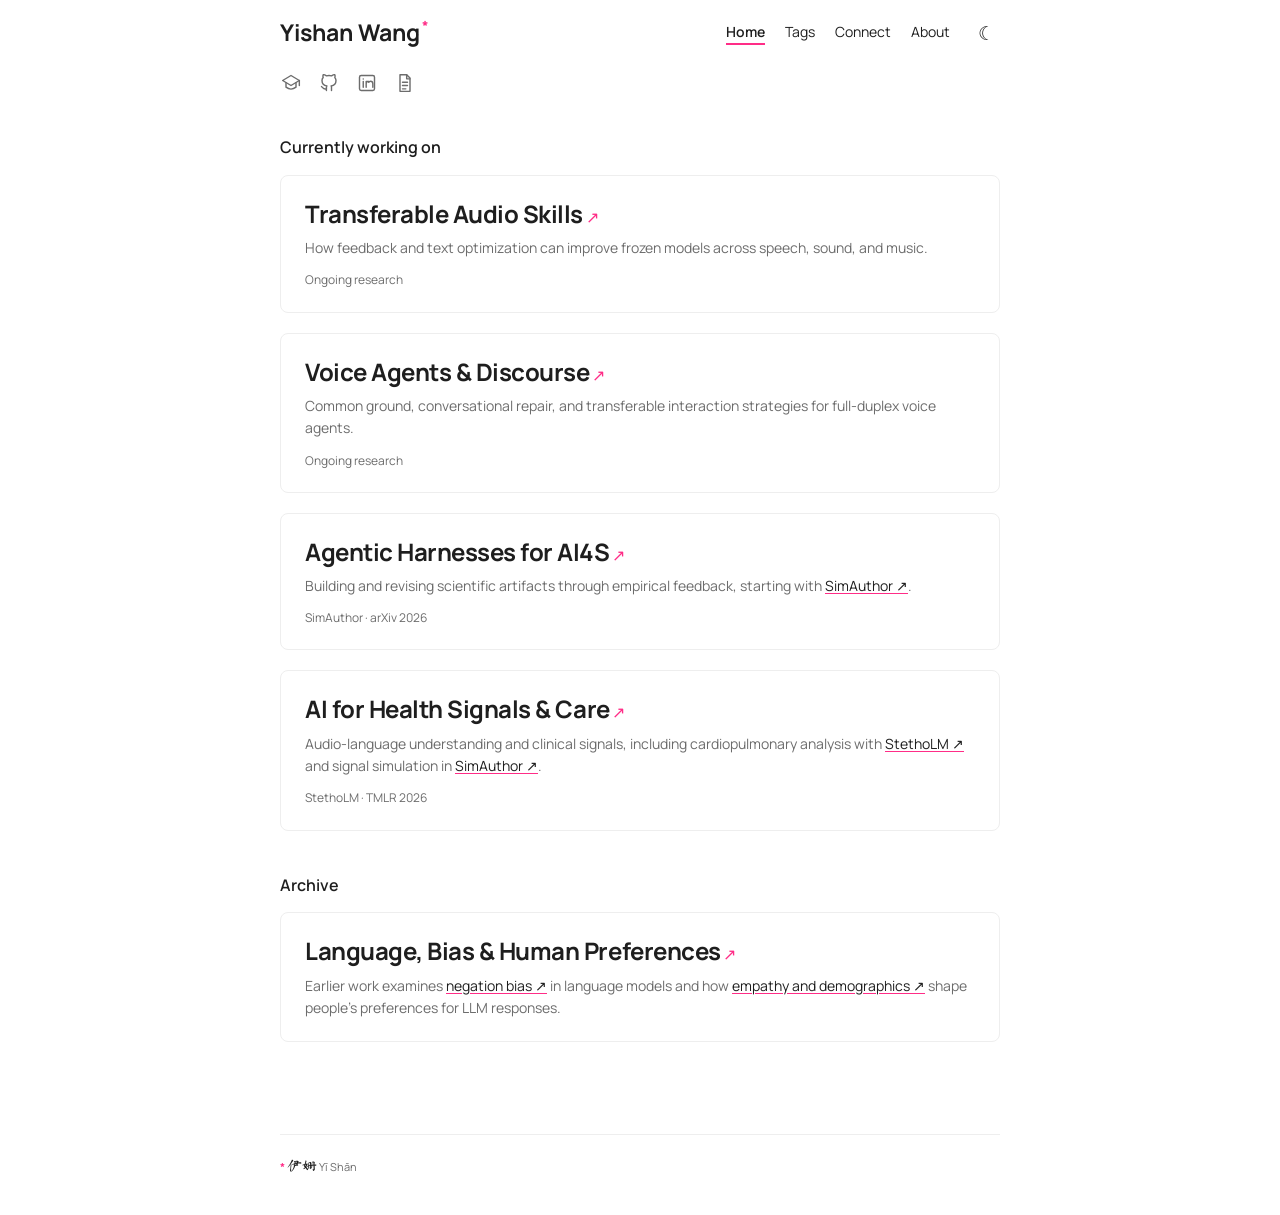
<file: index.html>
<!doctype html>
<html lang="en">
<head>
  <meta charset="utf-8">
  <meta name="viewport" content="width=device-width,initial-scale=1">
  <meta name="description" content="Yishan Wang's research themes in agentic AI, audio skills, and healthcare.">
  <title>Yishan Wang</title><link rel="icon" href="favicon.svg" type="image/svg+xml"><meta property="og:type" content="website"><meta property="og:title" content="Yishan Wang"><meta property="og:description" content="Yishan Wang's research themes in agentic AI, audio skills, and healthcare."><meta property="og:url" content="https://yishani.github.io/"><meta property="og:image" content="https://yishani.github.io/images/profile-headshot.jpg">
  <script>(function(){try{var t=localStorage.getItem('theme');if(t==='dark'||t==='light')document.documentElement.dataset.theme=t;else if(matchMedia('(prefers-color-scheme: dark)').matches)document.documentElement.dataset.theme='dark'}catch(e){}})();</script>
  <link rel="preconnect" href="https://fonts.googleapis.com"><link rel="preconnect" href="https://fonts.gstatic.com" crossorigin><link rel="stylesheet" href="https://fonts.googleapis.com/css2?family=Manrope:wght@400..800&display=swap"><link rel="stylesheet" href="https://fonts.googleapis.com/css2?family=Ma+Shan+Zheng&amp;display=swap&amp;text=%E4%BC%8A%E5%A7%97"><link rel="stylesheet" href="stylesheet.css">
  <script src="theme.js" defer></script>
</head>
<body>
<div class="wrap">
  <header class="site-header">
    <div class="brand-box"><a class="brand" href="index.html">Yishan Wang</a><a class="brand-mark" href="#name" aria-label="About the name">*</a></div>
    <div class="header-right">
      <nav class="nav" aria-label="Main navigation"><a href="index.html" aria-current="page">Home</a><a href="tags.html">Tags</a><a href="connect.html">Connect</a><a href="about.html">About</a></nav>
      <button class="theme-toggle" type="button" aria-label="Switch color mode"><span aria-hidden="true">☾</span></button>
    </div>
  </header>
  <div class="social social-icons" aria-label="Social links">
    <a href="https://scholar.google.com/citations?user=Zy2eJZYAAAAJ&amp;hl=en" aria-label="Google Scholar" title="Google Scholar"><svg viewBox="0 0 24 24" aria-hidden="true"><path d="M2 9 12 3l10 6-10 6L2 9Z"/><path d="M6 11.5V17c3.6 2.8 8.4 2.8 12 0v-5.5"/><path d="M22 9v6"/></svg></a>
    <a href="https://github.com/yishani" aria-label="GitHub" title="GitHub"><svg viewBox="0 0 24 24" aria-hidden="true"><path d="M9 19c-4.3 1.3-4.3-2.2-6-2.7M15 21v-3.4c0-1 .1-1.5-.5-2 2.9-.3 5.9-1.4 5.9-6.5 0-1.5-.5-2.7-1.4-3.7.2-.5.6-2.1-.1-3.4 0 0-1.2-.4-3.8 1.4a13 13 0 0 0-6.2 0C6.3 1.6 5.1 2 5.1 2c-.7 1.3-.3 2.9-.1 3.4A5.2 5.2 0 0 0 3.6 9c0 5.1 3 6.2 5.9 6.5-.6.5-.6 1.2-.6 2V21"/></svg></a>
    <a href="https://www.linkedin.com/in/askyishan/" aria-label="LinkedIn" title="LinkedIn"><svg viewBox="0 0 24 24" aria-hidden="true"><rect x="3" y="3" width="18" height="18" rx="2"/><path d="M7.5 10v7m0-10v.1M11 17v-7h3v1.2c.5-.9 1.3-1.4 2.3-1.4 1.8 0 2.7 1.1 2.7 3.2V17M11 12.8c0-1.5 1.2-2.8 2.7-2.8"/></svg></a>
    <a href="files/Yishan_Wang_CV.pdf" aria-label="CV" title="CV"><svg viewBox="0 0 24 24" aria-hidden="true"><path d="M6 2h8l4 4v16H6V2Z"/><path d="M14 2v5h4M9 11h6M9 15h6M9 19h4"/></svg></a>
  </div>
  <main class="home">
    <section class="home-section" aria-labelledby="working-title">
      <h1 class="section-heading" id="working-title">Currently working on</h1>
      <article class="entry"><h2><a href="audio-skills.html">Transferable Audio Skills</a></h2><p>How feedback and text optimization can improve frozen models across speech, sound, and music.</p><div class="entry-meta">Ongoing research</div></article>
      <article class="entry"><h2><a href="pragmatic-intelligence.html">Voice Agents &amp; Discourse</a></h2><p>Common ground, conversational repair, and transferable interaction strategies for full-duplex voice agents.</p><div class="entry-meta">Ongoing research</div></article>
      <article class="entry"><h2><a href="ai4s.html">Agentic Harnesses for AI4S</a></h2><p>Building and revising scientific artifacts through empirical feedback, starting with <a href="https://arxiv.org/abs/2610.06257">SimAuthor ↗</a>.</p><div class="entry-meta">SimAuthor · arXiv 2026</div></article>
      <article class="entry"><h2><a href="healthcare.html">AI for Health Signals &amp; Care</a></h2><p>Audio-language understanding and clinical signals, including cardiopulmonary analysis with <a href="https://openreview.net/forum?id=i9RuUH9Jyj">StethoLM ↗</a> and signal simulation in <a href="https://arxiv.org/abs/2610.06257">SimAuthor ↗</a>.</p><div class="entry-meta">StethoLM · TMLR 2026</div></article>
    </section>
    <section class="home-section" aria-labelledby="archive-title">
      <h2 class="section-heading" id="archive-title">Archive</h2>
      <article class="entry"><h2><a href="language-and-people.html">Language, Bias &amp; Human Preferences</a></h2><p>Earlier work examines <a href="https://openreview.net/forum?id=BuXZtHTefA">negation bias ↗</a> in language models and how <a href="https://aclanthology.org/2025.findings-emnlp.935.pdf">empathy and demographics ↗</a> shape people's preferences for LLM responses.</p></article>
    </section>
  </main>
  <footer class="footer"><p class="name-note" id="name"><span class="star">*</span> <span class="name-zh" lang="zh">伊姗</span> Yī Shān</p> 
  </footer>
</div>
</body>
</html>
</file>
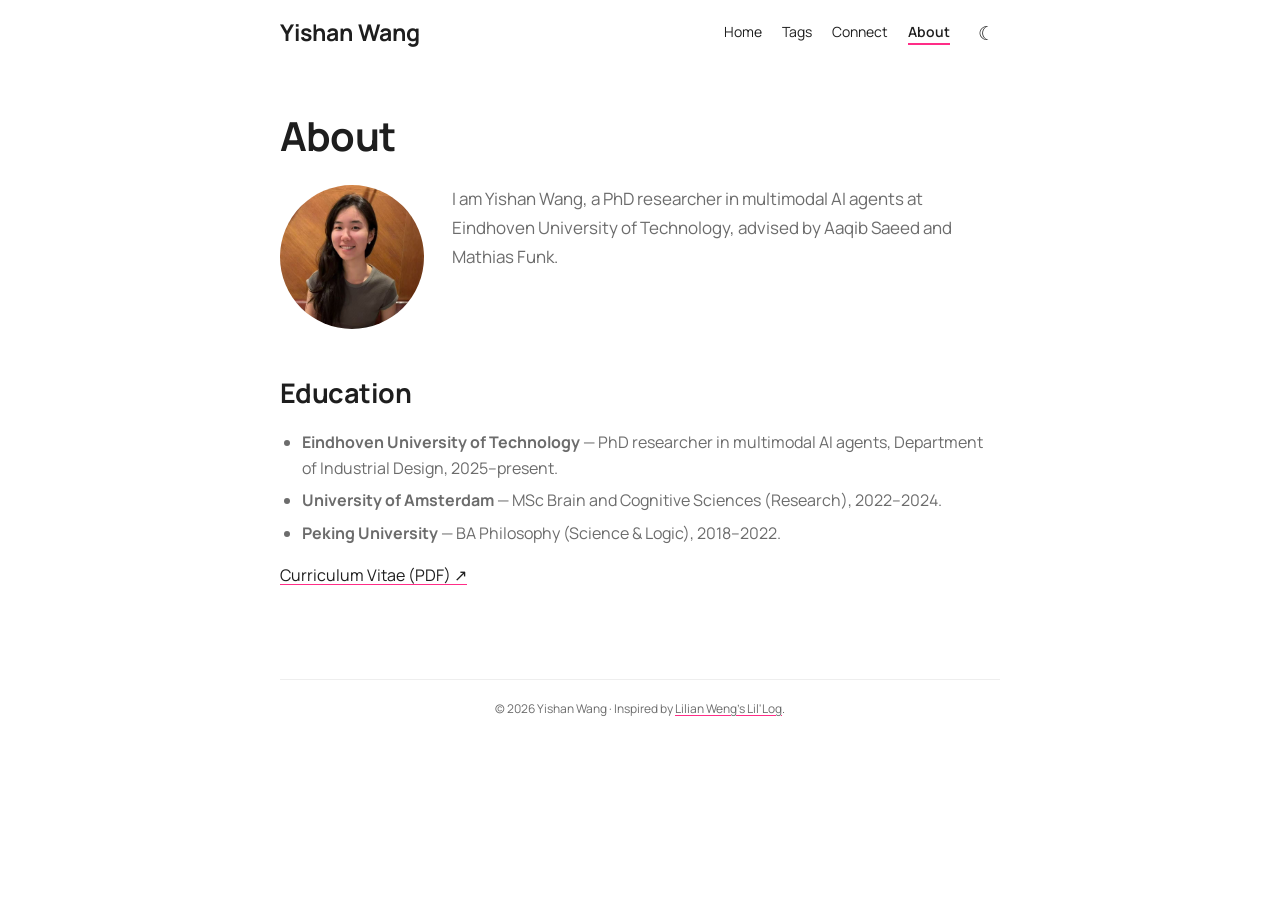
<file: about.html>
<!doctype html>
<html lang="en"><head><meta charset="utf-8"><meta name="viewport" content="width=device-width,initial-scale=1"><meta name="description" content="Yishan Wang's academic background and education."><title>About · Yishan Wang</title><link rel="icon" href="favicon.svg" type="image/svg+xml"><meta property="og:type" content="website"><meta property="og:title" content="About · Yishan Wang"><meta property="og:description" content="Yishan Wang's academic background and education."><meta property="og:url" content="https://yishani.github.io/about.html"><meta property="og:image" content="https://yishani.github.io/images/profile-headshot.jpg"><script>(function(){try{var t=localStorage.getItem("theme");if(t==="dark"||t==="light")document.documentElement.dataset.theme=t;else if(matchMedia("(prefers-color-scheme: dark)").matches)document.documentElement.dataset.theme="dark"}catch(e){}})();</script><link rel="preconnect" href="https://fonts.googleapis.com"><link rel="preconnect" href="https://fonts.gstatic.com" crossorigin><link rel="stylesheet" href="https://fonts.googleapis.com/css2?family=Manrope:wght@400..800&display=swap"><link rel="stylesheet" href="stylesheet.css"><script src="theme.js" defer></script></head>
<body><div class="wrap"><header class="site-header"><a class="brand" href="index.html">Yishan Wang</a><div class="header-right"><nav class="nav" aria-label="Main navigation"><a href="index.html">Home</a><a href="tags.html">Tags</a><a href="connect.html">Connect</a><a href="about.html" aria-current="page">About</a></nav><button class="theme-toggle" type="button" aria-label="Switch color mode"><span aria-hidden="true">☾</span></button></div></header>
<main class="article"><h1>About</h1><div class="about-intro"><span class="profile-frame"><img class="profile-photo" src="images/profile-headshot.jpg" alt="Yishan Wang" width="144" height="144"></span><p class="article-lead">I am Yishan Wang, a PhD researcher in multimodal AI agents at Eindhoven University of Technology, advised by Aaqib Saeed and Mathias Funk.</p></div><h2>Education</h2><ul><li><strong>Eindhoven University of Technology</strong> — PhD researcher in multimodal AI agents, Department of Industrial Design, 2025–present.</li><li><strong>University of Amsterdam</strong> — MSc Brain and Cognitive Sciences (Research), 2022–2024.</li><li><strong>Peking University</strong> — BA Philosophy (Science &amp; Logic), 2018–2022.</li></ul><p><a href="files/Yishan_Wang_CV.pdf">Curriculum Vitae (PDF) ↗</a></p></main>
<footer class="footer"><span>© 2026 Yishan Wang</span><span>Inspired by <a href="https://lilianweng.github.io/">Lilian Weng's Lil'Log</a>.</span></footer></div></body></html>
</file>
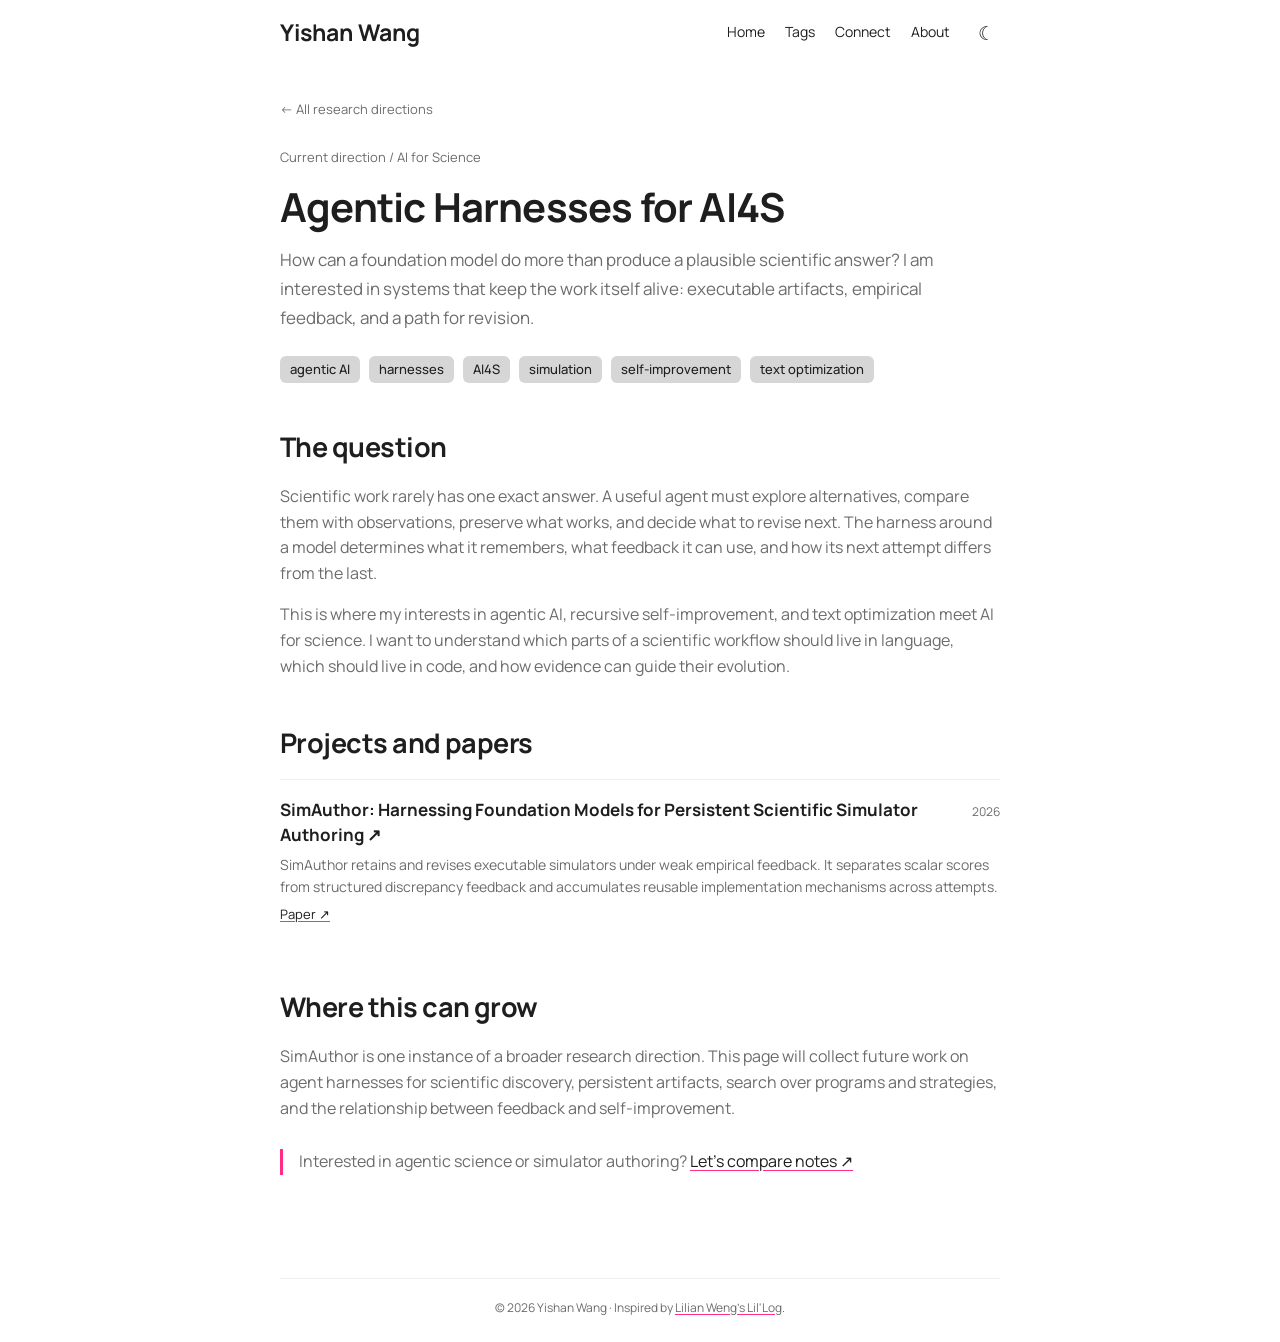
<file: ai4s.html>
<!doctype html>
<html lang="en"><head><meta charset="utf-8"><meta name="viewport" content="width=device-width,initial-scale=1"><meta name="description" content="Agentic harnesses for AI for science, simulation, and persistent scientific work."><title>Agentic Harnesses for AI4S · Yishan Wang</title><link rel="icon" href="favicon.svg" type="image/svg+xml"><meta property="og:type" content="website"><meta property="og:title" content="Agentic Harnesses for AI4S · Yishan Wang"><meta property="og:description" content="Agentic harnesses for AI for science, simulation, and persistent scientific work."><meta property="og:url" content="https://yishani.github.io/ai4s.html"><meta property="og:image" content="https://yishani.github.io/images/profile-headshot.jpg"><script>(function(){try{var t=localStorage.getItem("theme");if(t==="dark"||t==="light")document.documentElement.dataset.theme=t;else if(matchMedia("(prefers-color-scheme: dark)").matches)document.documentElement.dataset.theme="dark"}catch(e){}})();</script><link rel="preconnect" href="https://fonts.googleapis.com"><link rel="preconnect" href="https://fonts.gstatic.com" crossorigin><link rel="stylesheet" href="https://fonts.googleapis.com/css2?family=Manrope:wght@400..800&display=swap"><link rel="stylesheet" href="stylesheet.css"><script src="theme.js" defer></script></head>
<body><div class="wrap"><header class="site-header"><a class="brand" href="index.html">Yishan Wang</a><div class="header-right"><nav class="nav" aria-label="Main navigation"><a href="index.html">Home</a><a href="tags.html">Tags</a><a href="connect.html">Connect</a><a href="about.html">About</a></nav><button class="theme-toggle" type="button" aria-label="Switch color mode"><span aria-hidden="true">☾</span></button></div></header>
<main class="article"><a class="back-link" href="index.html">← All research directions</a><p class="page-kicker">Current direction / AI for Science</p><h1>Agentic Harnesses for AI4S</h1><p class="article-lead">How can a foundation model do more than produce a plausible scientific answer? I am interested in systems that keep the work itself alive: executable artifacts, empirical feedback, and a path for revision.</p><div class="article-meta"><a class="tag" href="tags.html#agentic-ai">agentic AI</a><a class="tag" href="tags.html#harnesses">harnesses</a><a class="tag" href="tags.html#ai4s">AI4S</a><a class="tag" href="tags.html#simulation">simulation</a><a class="tag" href="tags.html#self-improvement">self-improvement</a><a class="tag" href="tags.html#text-optimization">text optimization</a></div>
<h2>The question</h2><p>Scientific work rarely has one exact answer. A useful agent must explore alternatives, compare them with observations, preserve what works, and decide what to revise next. The harness around a model determines what it remembers, what feedback it can use, and how its next attempt differs from the last.</p><p>This is where my interests in agentic AI, recursive self-improvement, and text optimization meet AI for science. I want to understand which parts of a scientific workflow should live in language, which should live in code, and how evidence can guide their evolution.</p>
<h2>Projects and papers</h2><div class="item-list"><div class="item"><div class="item-title"><a href="https://arxiv.org/abs/2610.06257">SimAuthor: Harnessing Foundation Models for Persistent Scientific Simulator Authoring ↗</a><span>2026</span></div><p>SimAuthor retains and revises executable simulators under weak empirical feedback. It separates scalar scores from structured discrepancy feedback and accumulates reusable implementation mechanisms across attempts.</p><div class="item-links"><a href="https://arxiv.org/abs/2610.06257">Paper ↗</a></div></div></div>
<h2>Where this can grow</h2><p>SimAuthor is one instance of a broader research direction. This page will collect future work on agent harnesses for scientific discovery, persistent artifacts, search over programs and strategies, and the relationship between feedback and self-improvement.</p><div class="callout"><p>Interested in agentic science or simulator authoring? <a href="connect.html">Let's compare notes ↗</a></p></div></main>
<footer class="footer"><span>© 2026 Yishan Wang</span><span>Inspired by <a href="https://lilianweng.github.io/">Lilian Weng's Lil'Log</a>.</span></footer></div></body></html>
</file>
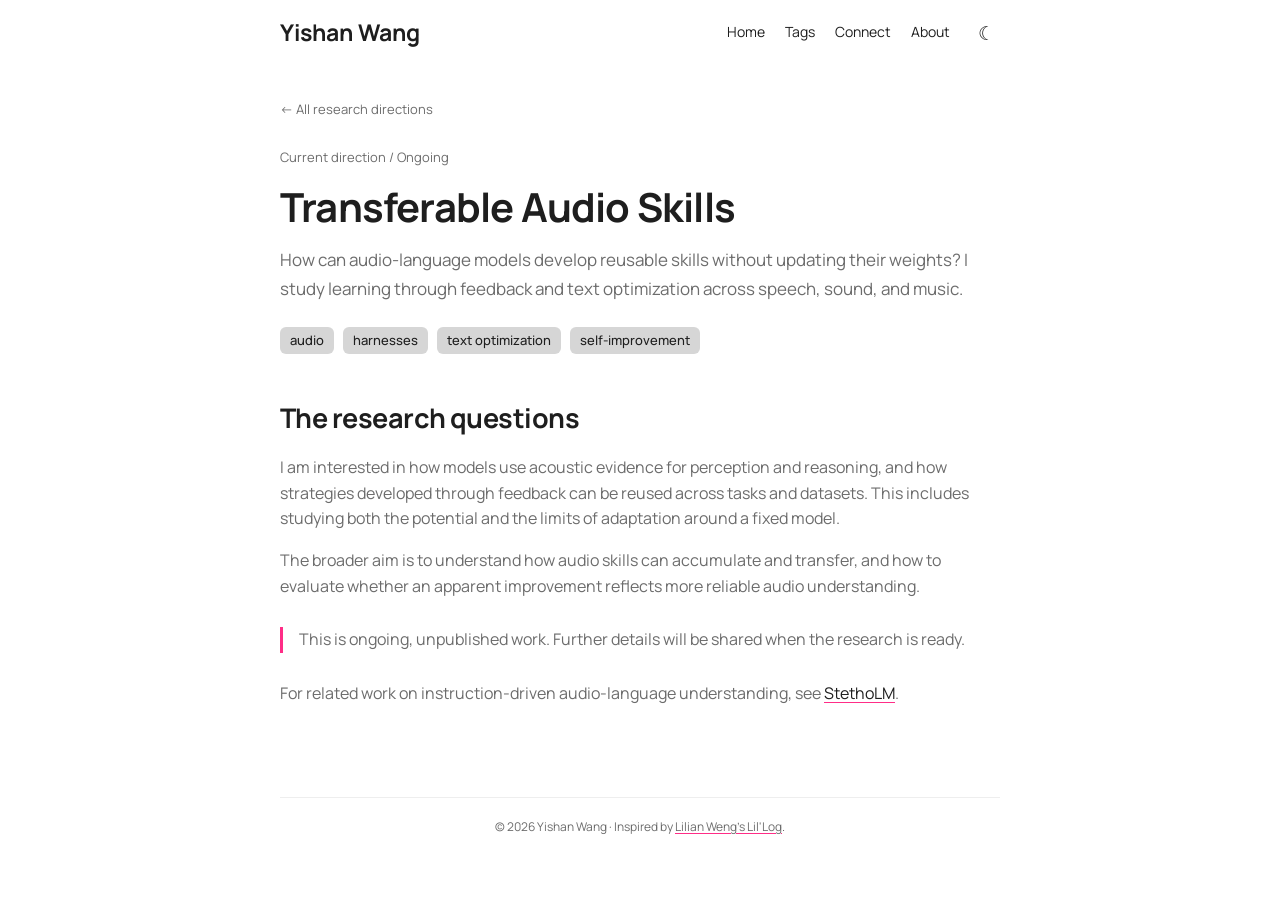
<file: audio-skills.html>
<!doctype html>
<html lang="en"><head><meta charset="utf-8"><meta name="viewport" content="width=device-width,initial-scale=1"><meta name="description" content="Ongoing research on reusable audio-language skills and adaptation without updating model weights."><title>Transferable Audio Skills · Yishan Wang</title><link rel="icon" href="favicon.svg" type="image/svg+xml"><meta property="og:type" content="website"><meta property="og:title" content="Transferable Audio Skills · Yishan Wang"><meta property="og:description" content="Ongoing research on reusable audio-language skills and adaptation without updating model weights."><meta property="og:url" content="https://yishani.github.io/audio-skills.html"><meta property="og:image" content="https://yishani.github.io/images/profile-headshot.jpg"><script>(function(){try{var t=localStorage.getItem("theme");if(t==="dark"||t==="light")document.documentElement.dataset.theme=t;else if(matchMedia("(prefers-color-scheme: dark)").matches)document.documentElement.dataset.theme="dark"}catch(e){}})();</script><link rel="preconnect" href="https://fonts.googleapis.com"><link rel="preconnect" href="https://fonts.gstatic.com" crossorigin><link rel="stylesheet" href="https://fonts.googleapis.com/css2?family=Manrope:wght@400..800&display=swap"><link rel="stylesheet" href="stylesheet.css"><script src="theme.js" defer></script></head>
<body><div class="wrap"><header class="site-header"><a class="brand" href="index.html">Yishan Wang</a><div class="header-right"><nav class="nav" aria-label="Main navigation"><a href="index.html">Home</a><a href="tags.html">Tags</a><a href="connect.html">Connect</a><a href="about.html">About</a></nav><button class="theme-toggle" type="button" aria-label="Switch color mode"><span aria-hidden="true">☾</span></button></div></header>
<main class="article"><a class="back-link" href="index.html">← All research directions</a><p class="page-kicker">Current direction / Ongoing</p><h1>Transferable Audio Skills</h1><p class="article-lead">How can audio-language models develop reusable skills without updating their weights? I study learning through feedback and text optimization across speech, sound, and music.</p><div class="article-meta"><a class="tag" href="tags.html#audio">audio</a><a class="tag" href="tags.html#harnesses">harnesses</a><a class="tag" href="tags.html#text-optimization">text optimization</a><a class="tag" href="tags.html#self-improvement">self-improvement</a></div><h2>The research questions</h2><p>I am interested in how models use acoustic evidence for perception and reasoning, and how strategies developed through feedback can be reused across tasks and datasets. This includes studying both the potential and the limits of adaptation around a fixed model.</p><p>The broader aim is to understand how audio skills can accumulate and transfer, and how to evaluate whether an apparent improvement reflects more reliable audio understanding.</p><div class="callout"><p>This is ongoing, unpublished work. Further details will be shared when the research is ready.</p></div><p>For related work on instruction-driven audio-language understanding, see <a href="healthcare.html#stetholm">StethoLM</a>.</p></main>
<footer class="footer"><span>© 2026 Yishan Wang</span><span>Inspired by <a href="https://lilianweng.github.io/">Lilian Weng's Lil'Log</a>.</span></footer></div></body></html>
</file>
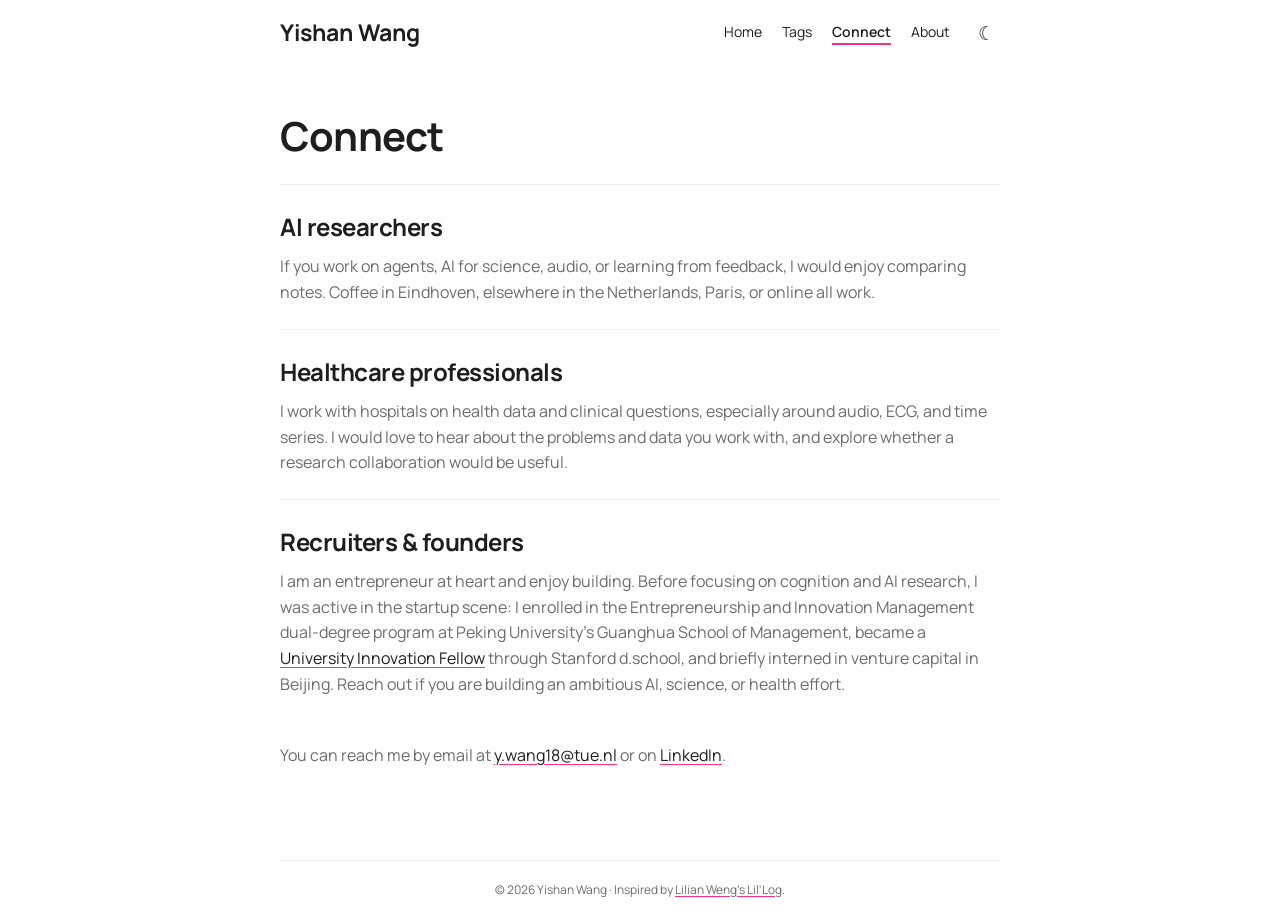
<file: connect.html>
<!doctype html>
<html lang="en"><head><meta charset="utf-8"><meta name="viewport" content="width=device-width,initial-scale=1"><meta name="description" content="Connect with Yishan Wang about AI research, healthcare collaboration, or building new ideas."><title>Connect · Yishan Wang</title><link rel="icon" href="favicon.svg" type="image/svg+xml"><meta property="og:type" content="website"><meta property="og:title" content="Connect · Yishan Wang"><meta property="og:description" content="Connect with Yishan Wang about AI research, healthcare collaboration, or building new ideas."><meta property="og:url" content="https://yishani.github.io/connect.html"><meta property="og:image" content="https://yishani.github.io/images/profile-headshot.jpg"><script>(function(){try{var t=localStorage.getItem("theme");if(t==="dark"||t==="light")document.documentElement.dataset.theme=t;else if(matchMedia("(prefers-color-scheme: dark)").matches)document.documentElement.dataset.theme="dark"}catch(e){}})();</script><link rel="preconnect" href="https://fonts.googleapis.com"><link rel="preconnect" href="https://fonts.gstatic.com" crossorigin><link rel="stylesheet" href="https://fonts.googleapis.com/css2?family=Manrope:wght@400..800&display=swap"><link rel="stylesheet" href="stylesheet.css"><script src="theme.js" defer></script></head>
<body><div class="wrap"><header class="site-header"><a class="brand" href="index.html">Yishan Wang</a><div class="header-right"><nav class="nav" aria-label="Main navigation"><a href="index.html">Home</a><a href="tags.html">Tags</a><a href="connect.html" aria-current="page">Connect</a><a href="about.html">About</a></nav><button class="theme-toggle" type="button" aria-label="Switch color mode"><span aria-hidden="true">☾</span></button></div></header>
<main class="article"><h1>Connect</h1><div class="contact-grid">
<section class="contact-card"><h2>AI researchers</h2><p>If you work on agents, AI for science, audio, or learning from feedback, I would enjoy comparing notes. Coffee in Eindhoven, elsewhere in the Netherlands, Paris, or online all work.</p></section>
<section class="contact-card"><h2>Healthcare professionals</h2><p>I work with hospitals on health data and clinical questions, especially around audio, ECG, and time series. I would love to hear about the problems and data you work with, and explore whether a research collaboration would be useful.</p></section>
<section class="contact-card"><h2>Recruiters &amp; founders</h2><p>I am an entrepreneur at heart and enjoy building. Before focusing on cognition and AI research, I was active in the startup scene: I enrolled in the Entrepreneurship and Innovation Management dual-degree program at Peking University's Guanghua School of Management, became a <a href="https://universityinnovationfellows.org/">University Innovation Fellow</a> through Stanford d.school, and briefly interned in venture capital in Beijing. Reach out if you are building an ambitious AI, science, or health effort.</p></section></div><p>You can reach me by email at <a href="mailto:y.wang18@tue.nl">y.wang18@tue.nl</a> or on <a href="https://www.linkedin.com/in/askyishan/">LinkedIn</a>.</p></main>
<footer class="footer"><span>© 2026 Yishan Wang</span><span>Inspired by <a href="https://lilianweng.github.io/">Lilian Weng's Lil'Log</a>.</span></footer></div></body></html>
</file>
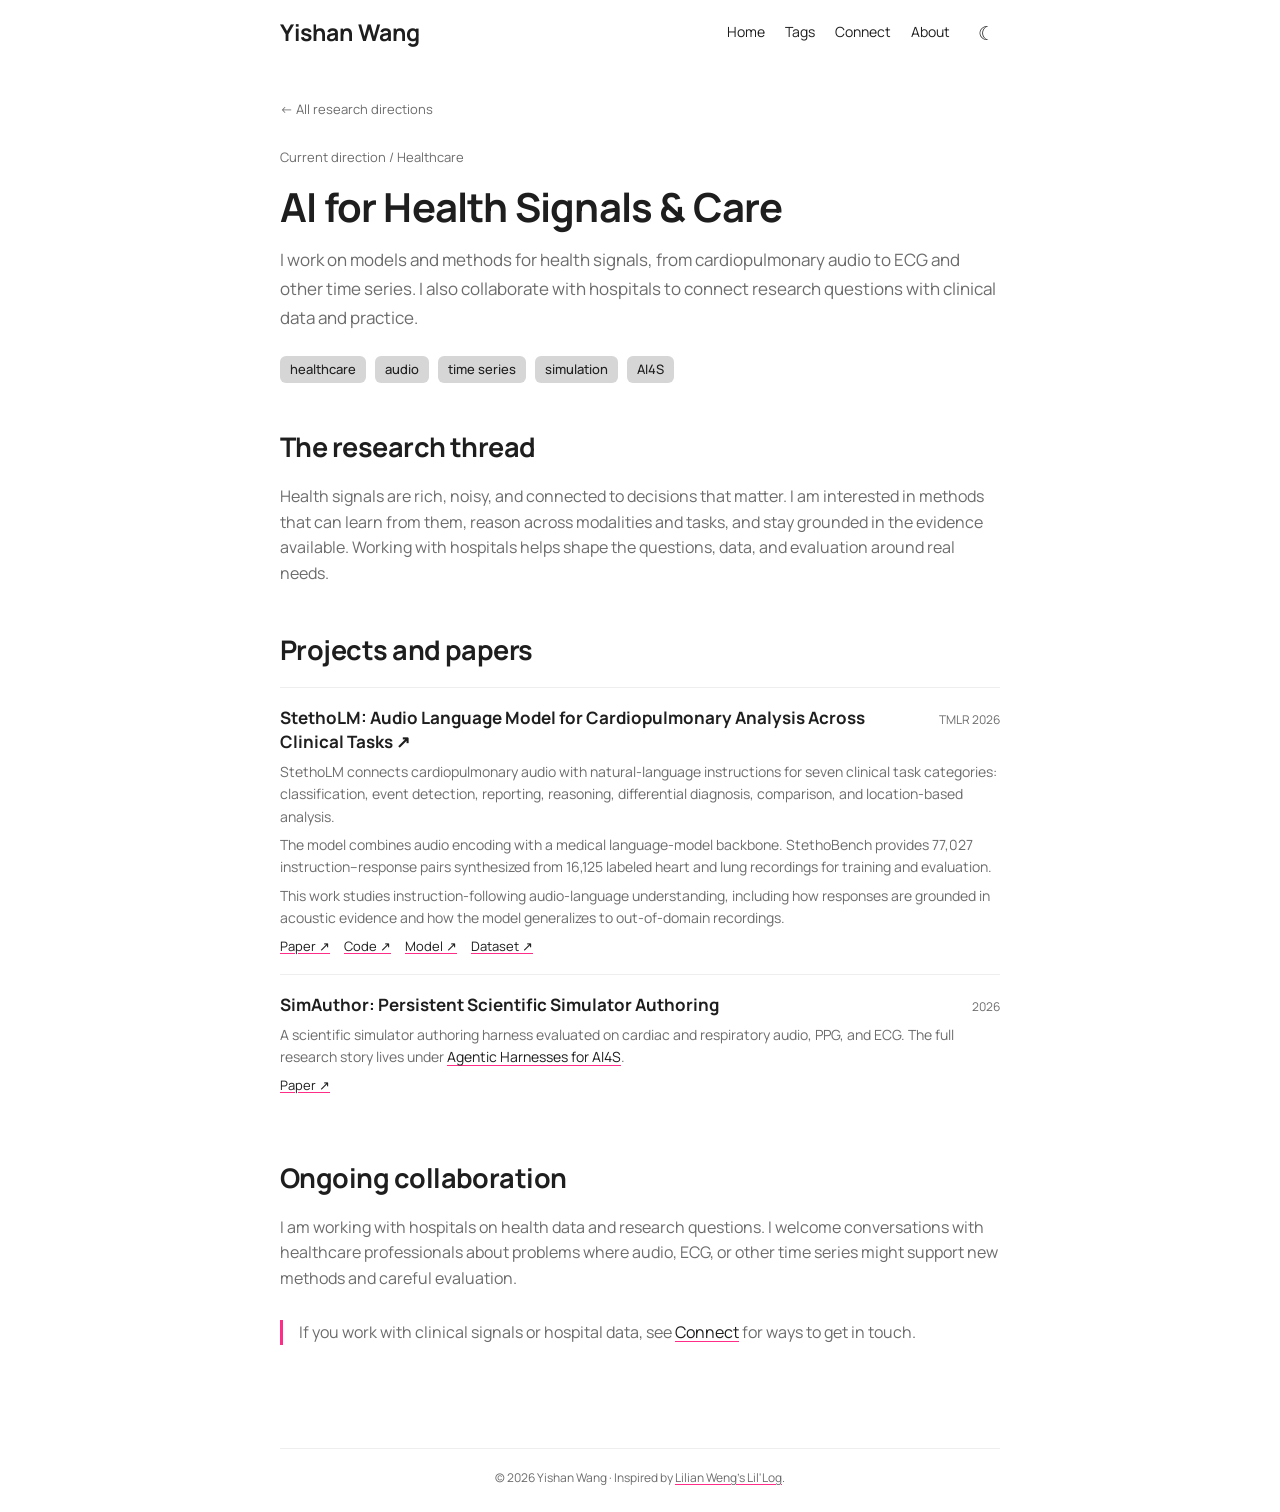
<file: healthcare.html>
<!doctype html>
<html lang="en"><head><meta charset="utf-8"><meta name="viewport" content="width=device-width,initial-scale=1"><meta name="description" content="AI for health signals and care: audio, ECG, time series, and hospital collaboration."><title>AI for Health Signals & Care · Yishan Wang</title><link rel="icon" href="favicon.svg" type="image/svg+xml"><meta property="og:type" content="website"><meta property="og:title" content="AI for Health Signals &amp; Care · Yishan Wang"><meta property="og:description" content="AI for health signals and care: audio, ECG, time series, and hospital collaboration."><meta property="og:url" content="https://yishani.github.io/healthcare.html"><meta property="og:image" content="https://yishani.github.io/images/profile-headshot.jpg"><script>(function(){try{var t=localStorage.getItem("theme");if(t==="dark"||t==="light")document.documentElement.dataset.theme=t;else if(matchMedia("(prefers-color-scheme: dark)").matches)document.documentElement.dataset.theme="dark"}catch(e){}})();</script><link rel="preconnect" href="https://fonts.googleapis.com"><link rel="preconnect" href="https://fonts.gstatic.com" crossorigin><link rel="stylesheet" href="https://fonts.googleapis.com/css2?family=Manrope:wght@400..800&display=swap"><link rel="stylesheet" href="stylesheet.css"><script src="theme.js" defer></script></head>
<body><div class="wrap"><header class="site-header"><a class="brand" href="index.html">Yishan Wang</a><div class="header-right"><nav class="nav" aria-label="Main navigation"><a href="index.html">Home</a><a href="tags.html">Tags</a><a href="connect.html">Connect</a><a href="about.html">About</a></nav><button class="theme-toggle" type="button" aria-label="Switch color mode"><span aria-hidden="true">☾</span></button></div></header>
<main class="article"><a class="back-link" href="index.html">← All research directions</a><p class="page-kicker">Current direction / Healthcare</p><h1>AI for Health Signals &amp; Care</h1><p class="article-lead">I work on models and methods for health signals, from cardiopulmonary audio to ECG and other time series. I also collaborate with hospitals to connect research questions with clinical data and practice.</p><div class="article-meta"><a class="tag" href="tags.html#healthcare">healthcare</a><a class="tag" href="tags.html#audio">audio</a><a class="tag" href="tags.html#time-series">time series</a><a class="tag" href="tags.html#simulation">simulation</a><a class="tag" href="tags.html#ai4s">AI4S</a></div>
<h2>The research thread</h2><p>Health signals are rich, noisy, and connected to decisions that matter. I am interested in methods that can learn from them, reason across modalities and tasks, and stay grounded in the evidence available. Working with hospitals helps shape the questions, data, and evaluation around real needs.</p><h2>Projects and papers</h2><div class="item-list"><div class="item" id="stetholm"><div class="item-title"><a href="https://openreview.net/forum?id=i9RuUH9Jyj">StethoLM: Audio Language Model for Cardiopulmonary Analysis Across Clinical Tasks ↗</a><span>TMLR 2026</span></div><p>StethoLM connects cardiopulmonary audio with natural-language instructions for seven clinical task categories: classification, event detection, reporting, reasoning, differential diagnosis, comparison, and location-based analysis.</p><p>The model combines audio encoding with a medical language-model backbone. StethoBench provides 77,027 instruction–response pairs synthesized from 16,125 labeled heart and lung recordings for training and evaluation.</p><p>This work studies instruction-following audio-language understanding, including how responses are grounded in acoustic evidence and how the model generalizes to out-of-domain recordings.</p><div class="item-links"><a href="https://openreview.net/forum?id=i9RuUH9Jyj">Paper ↗</a><a href="https://github.com/yishani/StethoLM">Code ↗</a><a href="https://huggingface.co/askyishan/StethoLM">Model ↗</a><a href="https://huggingface.co/datasets/askyishan/StethoBench">Dataset ↗</a></div></div><div class="item"><div class="item-title"><a href="ai4s.html">SimAuthor: Persistent Scientific Simulator Authoring</a><span>2026</span></div><p>A scientific simulator authoring harness evaluated on cardiac and respiratory audio, PPG, and ECG. The full research story lives under <a href="ai4s.html">Agentic Harnesses for AI4S</a>.</p><div class="item-links"><a href="https://arxiv.org/abs/2610.06257">Paper ↗</a></div></div></div><h2>Ongoing collaboration</h2><p>I am working with hospitals on health data and research questions. I welcome conversations with healthcare professionals about problems where audio, ECG, or other time series might support new methods and careful evaluation.</p><div class="callout"><p>If you work with clinical signals or hospital data, see <a href="connect.html">Connect</a> for ways to get in touch.</p></div></main>
<footer class="footer"><span>© 2026 Yishan Wang</span><span>Inspired by <a href="https://lilianweng.github.io/">Lilian Weng's Lil'Log</a>.</span></footer></div></body></html>
</file>
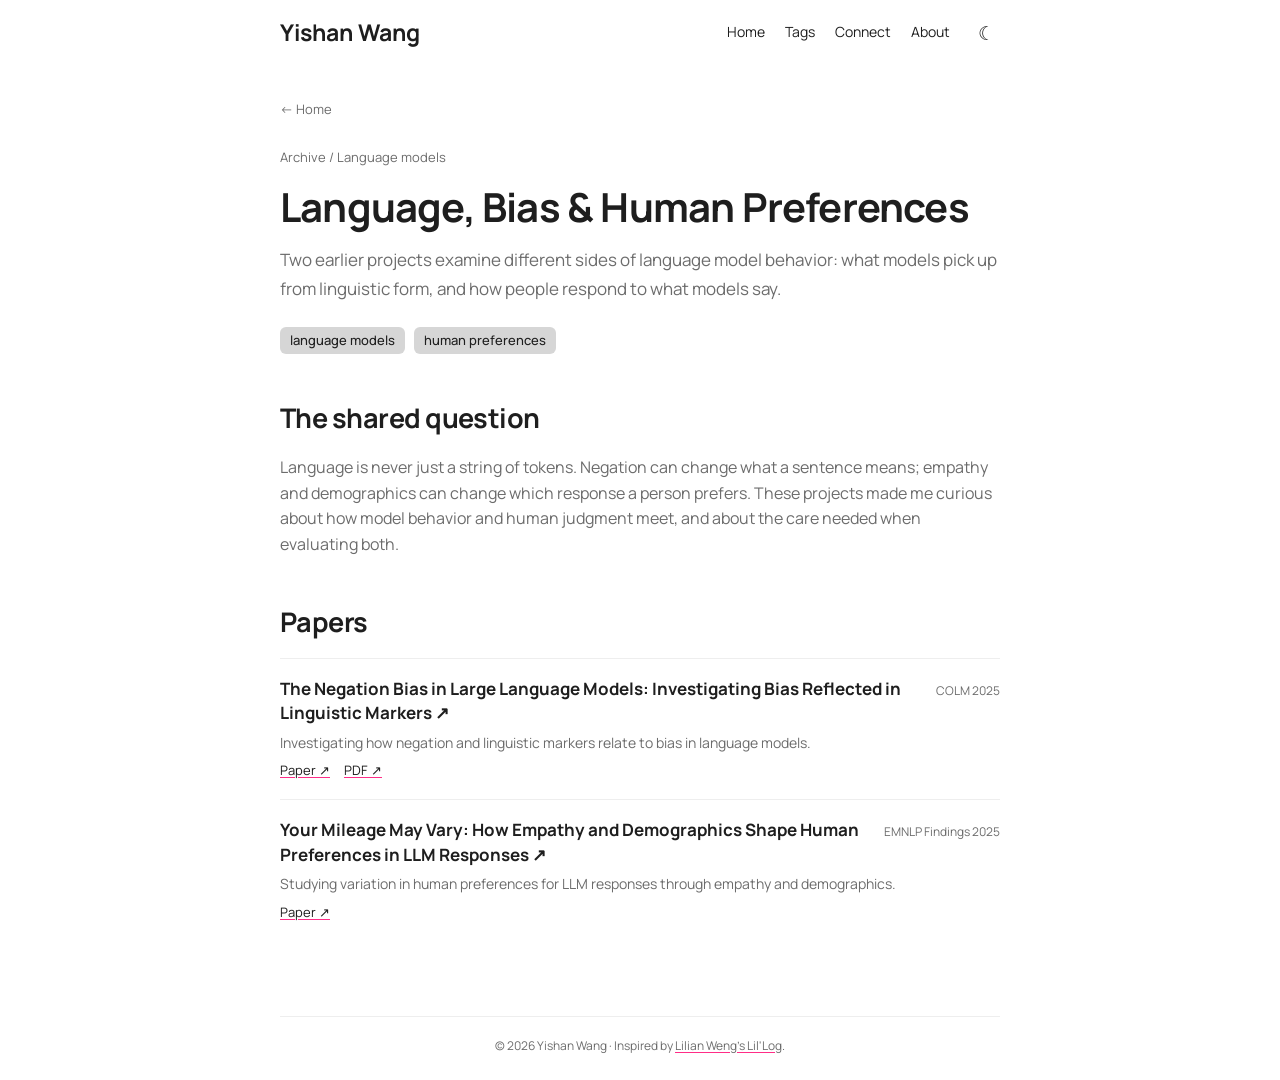
<file: language-and-people.html>
<!doctype html>
<html lang="en"><head><meta charset="utf-8"><meta name="viewport" content="width=device-width,initial-scale=1"><meta name="description" content="Archive of work on negation bias in language models and human preferences for LLM responses."><title>Language, Bias & Human Preferences · Yishan Wang</title><link rel="icon" href="favicon.svg" type="image/svg+xml"><meta property="og:type" content="website"><meta property="og:title" content="Language, Bias &amp; Human Preferences · Yishan Wang"><meta property="og:description" content="Archive of work on negation bias in language models and human preferences for LLM responses."><meta property="og:url" content="https://yishani.github.io/language-and-people.html"><meta property="og:image" content="https://yishani.github.io/images/profile-headshot.jpg"><script>(function(){try{var t=localStorage.getItem("theme");if(t==="dark"||t==="light")document.documentElement.dataset.theme=t;else if(matchMedia("(prefers-color-scheme: dark)").matches)document.documentElement.dataset.theme="dark"}catch(e){}})();</script><link rel="preconnect" href="https://fonts.googleapis.com"><link rel="preconnect" href="https://fonts.gstatic.com" crossorigin><link rel="stylesheet" href="https://fonts.googleapis.com/css2?family=Manrope:wght@400..800&display=swap"><link rel="stylesheet" href="stylesheet.css"><script src="theme.js" defer></script></head>
<body><div class="wrap"><header class="site-header"><a class="brand" href="index.html">Yishan Wang</a><div class="header-right"><nav class="nav" aria-label="Main navigation"><a href="index.html">Home</a><a href="tags.html">Tags</a><a href="connect.html">Connect</a><a href="about.html">About</a></nav><button class="theme-toggle" type="button" aria-label="Switch color mode"><span aria-hidden="true">☾</span></button></div></header>
<main class="article"><a class="back-link" href="index.html">← Home</a><p class="page-kicker">Archive / Language models</p><h1>Language, Bias &amp; Human Preferences</h1><p class="article-lead">Two earlier projects examine different sides of language model behavior: what models pick up from linguistic form, and how people respond to what models say.</p><div class="article-meta"><a class="tag" href="tags.html#language-models">language models</a><a class="tag" href="tags.html#human-preferences">human preferences</a></div><h2>The shared question</h2><p>Language is never just a string of tokens. Negation can change what a sentence means; empathy and demographics can change which response a person prefers. These projects made me curious about how model behavior and human judgment meet, and about the care needed when evaluating both.</p><h2>Papers</h2><div class="item-list"><div class="item"><div class="item-title"><a href="https://openreview.net/forum?id=BuXZtHTefA">The Negation Bias in Large Language Models: Investigating Bias Reflected in Linguistic Markers ↗</a><span>COLM 2025</span></div><p>Investigating how negation and linguistic markers relate to bias in language models.</p><div class="item-links"><a href="https://openreview.net/forum?id=BuXZtHTefA">Paper ↗</a><a href="https://openreview.net/pdf?id=BuXZtHTefA">PDF ↗</a></div></div><div class="item"><div class="item-title"><a href="https://aclanthology.org/2025.findings-emnlp.935.pdf">Your Mileage May Vary: How Empathy and Demographics Shape Human Preferences in LLM Responses ↗</a><span>EMNLP Findings 2025</span></div><p>Studying variation in human preferences for LLM responses through empathy and demographics.</p><div class="item-links"><a href="https://aclanthology.org/2025.findings-emnlp.935.pdf">Paper ↗</a></div></div></div></main>
<footer class="footer"><span>© 2026 Yishan Wang</span><span>Inspired by <a href="https://lilianweng.github.io/">Lilian Weng's Lil'Log</a>.</span></footer></div></body></html>
</file>
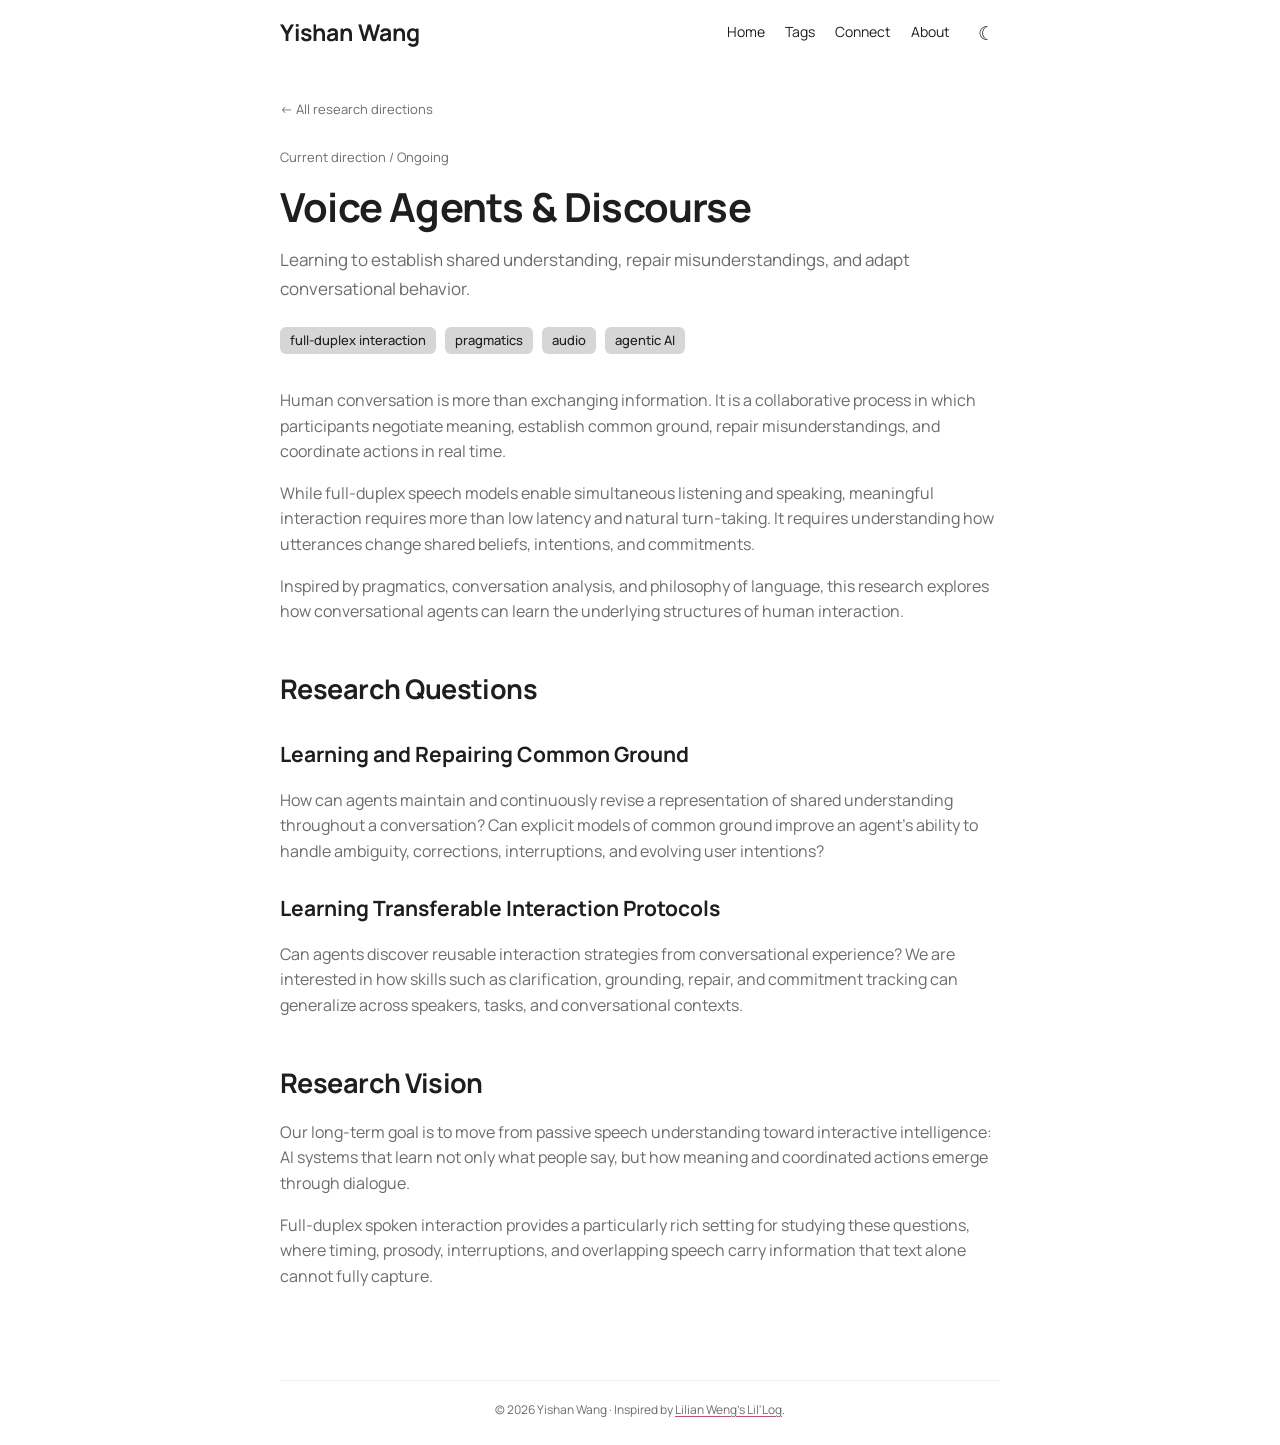
<file: pragmatic-intelligence.html>
<!doctype html>
<html lang="en"><head><meta charset="utf-8"><meta name="viewport" content="width=device-width,initial-scale=1"><meta name="description" content="Ongoing research on common ground, conversational repair, and transferable interaction protocols in full-duplex spoken dialogue."><title>Voice Agents &amp; Discourse · Yishan Wang</title><link rel="icon" href="favicon.svg" type="image/svg+xml"><meta property="og:type" content="website"><meta property="og:title" content="Voice Agents &amp; Discourse · Yishan Wang"><meta property="og:description" content="Ongoing research on common ground, conversational repair, and transferable interaction protocols in full-duplex spoken dialogue."><meta property="og:url" content="https://yishani.github.io/pragmatic-intelligence.html"><meta property="og:image" content="https://yishani.github.io/images/profile-headshot.jpg"><script>(function(){try{var t=localStorage.getItem("theme");if(t==="dark"||t==="light")document.documentElement.dataset.theme=t;else if(matchMedia("(prefers-color-scheme: dark)").matches)document.documentElement.dataset.theme="dark"}catch(e){}})();</script><link rel="preconnect" href="https://fonts.googleapis.com"><link rel="preconnect" href="https://fonts.gstatic.com" crossorigin><link rel="stylesheet" href="https://fonts.googleapis.com/css2?family=Manrope:wght@400..800&display=swap"><link rel="stylesheet" href="stylesheet.css"><script src="theme.js" defer></script></head>
<body><div class="wrap"><header class="site-header"><a class="brand" href="index.html">Yishan Wang</a><div class="header-right"><nav class="nav" aria-label="Main navigation"><a href="index.html">Home</a><a href="tags.html">Tags</a><a href="connect.html">Connect</a><a href="about.html">About</a></nav><button class="theme-toggle" type="button" aria-label="Switch color mode"><span aria-hidden="true">☾</span></button></div></header>
<main class="article"><a class="back-link" href="index.html">← All research directions</a><p class="page-kicker">Current direction / Ongoing</p><h1>Voice Agents &amp; Discourse</h1><p class="article-lead">Learning to establish shared understanding, repair misunderstandings, and adapt conversational behavior.</p><div class="article-meta"><a class="tag" href="tags.html#full-duplex">full-duplex interaction</a><a class="tag" href="tags.html#pragmatics">pragmatics</a><a class="tag" href="tags.html#audio">audio</a><a class="tag" href="tags.html#agentic-ai">agentic AI</a></div><p>Human conversation is more than exchanging information. It is a collaborative process in which participants negotiate meaning, establish common ground, repair misunderstandings, and coordinate actions in real time.</p><p>While full-duplex speech models enable simultaneous listening and speaking, meaningful interaction requires more than low latency and natural turn-taking. It requires understanding how utterances change shared beliefs, intentions, and commitments.</p><p>Inspired by pragmatics, conversation analysis, and philosophy of language, this research explores how conversational agents can learn the underlying structures of human interaction.</p><h2>Research Questions</h2><h3>Learning and Repairing Common Ground</h3><p>How can agents maintain and continuously revise a representation of shared understanding throughout a conversation? Can explicit models of common ground improve an agent's ability to handle ambiguity, corrections, interruptions, and evolving user intentions?</p><h3>Learning Transferable Interaction Protocols</h3><p>Can agents discover reusable interaction strategies from conversational experience? We are interested in how skills such as clarification, grounding, repair, and commitment tracking can generalize across speakers, tasks, and conversational contexts.</p><h2>Research Vision</h2><p>Our long-term goal is to move from passive speech understanding toward interactive intelligence: AI systems that learn not only what people say, but how meaning and coordinated actions emerge through dialogue.</p><p>Full-duplex spoken interaction provides a particularly rich setting for studying these questions, where timing, prosody, interruptions, and overlapping speech carry information that text alone cannot fully capture.</p></main>
<footer class="footer"><span>© 2026 Yishan Wang</span><span>Inspired by <a href="https://lilianweng.github.io/">Lilian Weng's Lil'Log</a>.</span></footer></div></body></html>
</file>
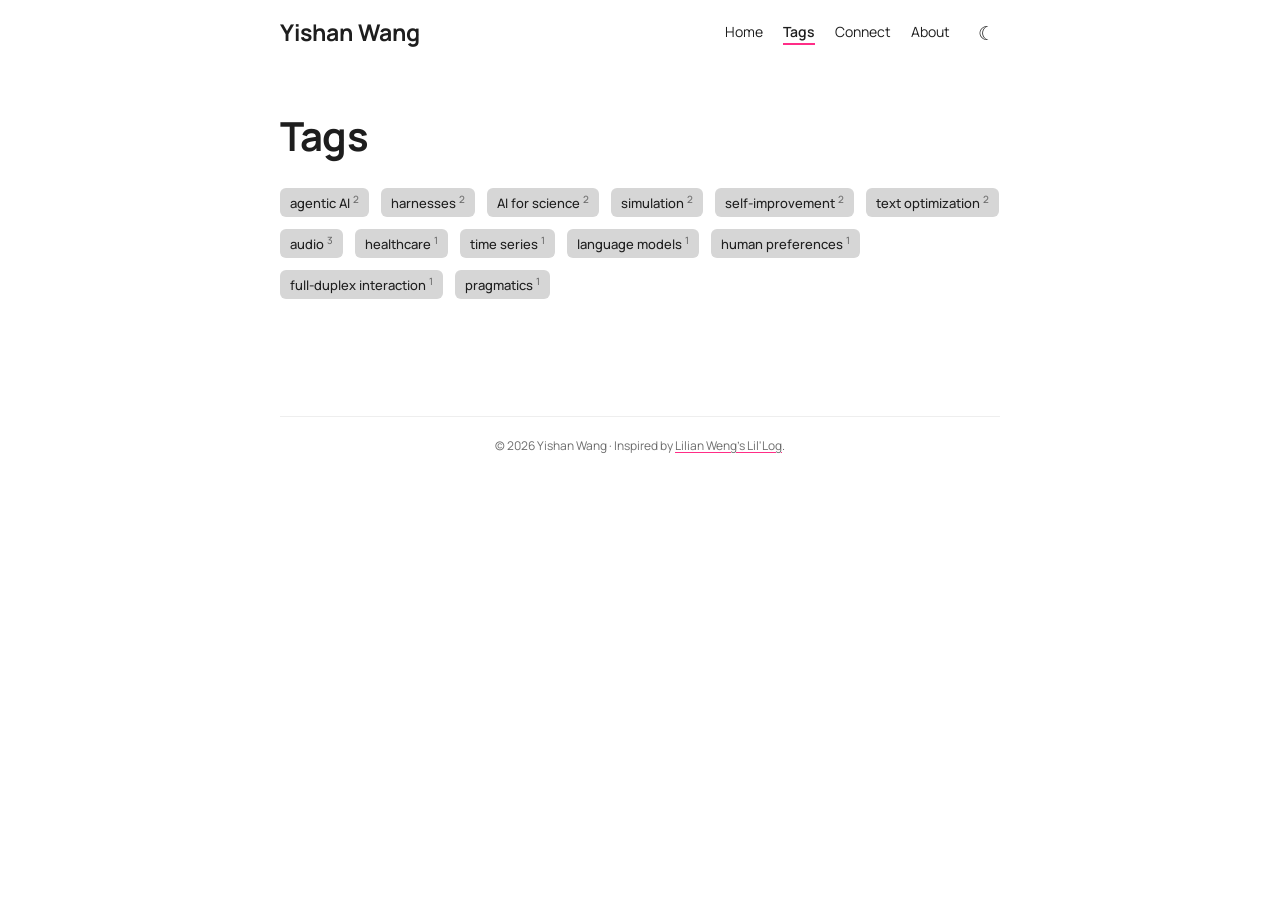
<file: tags.html>
<!doctype html>
<html lang="en"><head><meta charset="utf-8"><meta name="viewport" content="width=device-width,initial-scale=1"><meta name="description" content="Topics and keywords across Yishan Wang’s research pages."><title>Tags · Yishan Wang</title><link rel="icon" href="favicon.svg" type="image/svg+xml"><meta property="og:type" content="website"><meta property="og:title" content="Tags · Yishan Wang"><meta property="og:description" content="Topics and keywords across Yishan Wang’s research pages."><meta property="og:url" content="https://yishani.github.io/tags.html"><meta property="og:image" content="https://yishani.github.io/images/profile-headshot.jpg"><script>(function(){try{var t=localStorage.getItem("theme");if(t==="dark"||t==="light")document.documentElement.dataset.theme=t;else if(matchMedia("(prefers-color-scheme: dark)").matches)document.documentElement.dataset.theme="dark"}catch(e){}})();</script><link rel="preconnect" href="https://fonts.googleapis.com"><link rel="preconnect" href="https://fonts.gstatic.com" crossorigin><link rel="stylesheet" href="https://fonts.googleapis.com/css2?family=Manrope:wght@400..800&display=swap"><link rel="stylesheet" href="stylesheet.css"><script src="theme.js" defer></script></head>
<body><div class="wrap"><header class="site-header"><a class="brand" href="index.html">Yishan Wang</a><div class="header-right"><nav class="nav" aria-label="Main navigation"><a href="index.html">Home</a><a href="tags.html" aria-current="page">Tags</a><a href="connect.html">Connect</a><a href="about.html">About</a></nav><button class="theme-toggle" type="button" aria-label="Switch color mode"><span aria-hidden="true">☾</span></button></div></header>
<main class="page-index"><h1>Tags</h1><div class="tag-cloud" aria-label="Topics"><a href="#agentic-ai">agentic AI<sup>2</sup></a><a href="#harnesses">harnesses<sup>2</sup></a><a href="#ai4s">AI for science<sup>2</sup></a><a href="#simulation">simulation<sup>2</sup></a><a href="#self-improvement">self-improvement<sup>2</sup></a><a href="#text-optimization">text optimization<sup>2</sup></a><a href="#audio">audio<sup>3</sup></a><a href="#healthcare">healthcare<sup>1</sup></a><a href="#time-series">time series<sup>1</sup></a><a href="#language-models">language models<sup>1</sup></a><a href="#human-preferences">human preferences<sup>1</sup></a><a href="#full-duplex">full-duplex interaction<sup>1</sup></a><a href="#pragmatics">pragmatics<sup>1</sup></a></div>
<section class="tag-group" id="agentic-ai"><h2>Agentic AI</h2><ul><li><a href="ai4s.html">Agentic Harnesses for AI4S</a></li><li><a href="pragmatic-intelligence.html">Voice Agents &amp; Discourse</a></li></ul></section>
<section class="tag-group" id="harnesses"><h2>Harnesses</h2><ul><li><a href="ai4s.html">Agentic Harnesses for AI4S</a></li><li><a href="audio-skills.html">Transferable Audio Skills</a></li></ul></section>
<section class="tag-group" id="ai4s"><h2>AI for Science</h2><ul><li><a href="ai4s.html">Agentic Harnesses for AI4S</a></li><li><a href="healthcare.html">AI for Health Signals &amp; Care</a></li></ul></section>
<section class="tag-group" id="simulation"><h2>Simulation</h2><ul><li><a href="ai4s.html">Agentic Harnesses for AI4S</a></li><li><a href="healthcare.html">AI for Health Signals &amp; Care</a></li></ul></section>
<section class="tag-group" id="self-improvement"><h2>Self-improvement</h2><ul><li><a href="ai4s.html">Agentic Harnesses for AI4S</a></li><li><a href="audio-skills.html">Transferable Audio Skills</a></li></ul></section>
<section class="tag-group" id="text-optimization"><h2>Text optimization</h2><ul><li><a href="ai4s.html">Agentic Harnesses for AI4S</a></li><li><a href="audio-skills.html">Transferable Audio Skills</a></li></ul></section>
<section class="tag-group" id="audio"><h2>Audio</h2><ul><li><a href="audio-skills.html">Transferable Audio Skills</a></li><li><a href="healthcare.html">AI for Health Signals &amp; Care</a></li><li><a href="pragmatic-intelligence.html">Voice Agents &amp; Discourse</a></li></ul></section>
<section class="tag-group" id="healthcare"><h2>Healthcare</h2><ul><li><a href="healthcare.html">AI for Health Signals &amp; Care</a></li></ul></section>
<section class="tag-group" id="time-series"><h2>Time series</h2><ul><li><a href="healthcare.html">AI for Health Signals &amp; Care</a></li></ul></section>
<section class="tag-group" id="language-models"><h2>Language models</h2><ul><li><a href="language-and-people.html">Language, Bias &amp; Human Preferences</a></li></ul></section>
<section class="tag-group" id="human-preferences"><h2>Human preferences</h2><ul><li><a href="language-and-people.html">Language, Bias &amp; Human Preferences</a></li></ul></section><section class="tag-group" id="full-duplex"><h2>Full-duplex Interaction</h2><ul><li><a href="pragmatic-intelligence.html">Voice Agents &amp; Discourse</a></li></ul></section><section class="tag-group" id="pragmatics"><h2>Pragmatics</h2><ul><li><a href="pragmatic-intelligence.html">Voice Agents &amp; Discourse</a></li></ul></section></main>
<footer class="footer"><span>© 2026 Yishan Wang</span><span>Inspired by <a href="https://lilianweng.github.io/">Lilian Weng's Lil'Log</a>.</span></footer></div></body></html>
</file>
<file: stylesheet.css>
:root {
  color-scheme: light;
  --bg: #fff;
  --entry: #fff;
  --text: #1e1e1e;
  --muted: #6c6c6c;
  --line: #eee;
  --tag: #d6d6d6;
  --accent: #ff2d87;
  --accent-soft: #ffd9ea;
}
:root[data-theme='dark'] {
  color-scheme: dark;
  --bg: #1d1e20;
  --entry: #2e2e33;
  --text: #dadadb;
  --muted: #9b9c9d;
  --line: #414244;
  --tag: #414244;
  --accent: #ff6aa9;
  --accent-soft: #5c2341;
}
* { box-sizing: border-box; }
html { scroll-behavior: smooth; }
body {
  margin: 0;
  background: var(--bg);
  color: var(--text);
  font-family: 'Manrope', -apple-system, BlinkMacSystemFont, 'Segoe UI', Roboto, Oxygen, Ubuntu, Cantarell, 'Open Sans', 'Helvetica Neue', sans-serif;
  font-size: 16px;
  line-height: 1.6;
}
a { color: inherit; text-decoration: none; }
a:hover { color: var(--accent); }
::selection { background: var(--accent-soft); }
a:focus-visible, button:focus-visible { outline: 2px solid var(--accent); outline-offset: 3px; }
button { font: inherit; }
.wrap { max-width: 768px; padding: 0 24px; margin: auto; }
.site-header { height: 64px; display: flex; align-items: center; justify-content: space-between; gap: 20px; }
.brand { font-size: 23px; font-weight: 700; white-space: nowrap; }
.brand-box { display: flex; align-items: baseline; white-space: nowrap; }
.brand-mark { color: var(--accent); font-size: 14px; font-weight: 700; margin-left: 2px; position: relative; top: -.7em; }
.header-right { display: flex; align-items: center; gap: 22px; }
.nav { display: flex; gap: 20px; font-size: 14px; }
.nav a[aria-current='page'] { font-weight: 600; text-decoration: underline 2px var(--accent); text-underline-offset: 6px; }
.theme-toggle { border: 0; background: transparent; color: var(--text); cursor: pointer; width: 28px; height: 28px; padding: 0; }
.theme-toggle span { font-size: 19px; }
.social { display: flex; flex-wrap: wrap; gap: 5px 18px; padding: 8px 0 22px; color: var(--muted); font-size: 13px; }
.social-icons { gap: 17px; }
.social-icons a { width: 21px; height: 21px; display: inline-flex; align-items: center; justify-content: center; }
.social-icons svg { width: 20px; height: 20px; fill: none; stroke: currentColor; stroke-width: 1.7; stroke-linecap: round; stroke-linejoin: round; }
.home { padding: 22px 0 72px; }
.home-section + .home-section { margin-top: 44px; }
.section-heading { margin: 0 0 17px; font-size: 16px; line-height: 1.3; font-weight: 600; }
.entry { display: block; margin: 0 0 20px; padding: 22px 24px; border: 1px solid var(--line); border-radius: 8px; background: var(--entry); }
.entry:hover { border-color: var(--accent); }
.entry h2 { margin: 0; font-size: 24px; line-height: 1.3; font-weight: 700; letter-spacing: -.02em; }
.entry h2 a::after { content: " ↗"; color: var(--accent); font-size: 16px; font-weight: 400; }
.entry p a { color: var(--text); text-decoration: underline; text-decoration-color: var(--accent); text-underline-offset: 2px; }
.entry p { color: var(--muted); font-size: 14px; line-height: 1.6; margin: 8px 0 0; }
.entry-meta { color: var(--muted); font-size: 12px; margin-top: 11px; }
.footer { border-top: 1px solid var(--line); color: var(--muted); text-align: center; font-size: 12px; padding: 19px 0 25px; }
.footer > span + span::before { content: " · "; }
.name-note { margin: 0 0 12px; text-align: left; font-size: 11px; scroll-margin-top: 20px; }
.name-note .star { color: var(--accent); font-weight: 700; }
.name-zh { font-family: 'Ma Shan Zheng', 'Kaiti SC', 'STKaiti', KaiTi, serif; font-size: 15px; color: var(--text); }
.footer a { text-decoration: underline; text-decoration-color: var(--accent); text-underline-offset: 2px; }
.article, .page-index { padding: 32px 0 75px; }
.back-link { color: var(--muted); font-size: 13px; }
.page-kicker { color: var(--muted); font-size: 13px; margin: 25px 0 4px; }
.article h1, .page-index h1 { font-size: 40px; line-height: 1.25; margin: 15px 0 14px; letter-spacing: -.02em; }
.article-lead { color: var(--muted); font-size: 17px; line-height: 1.7; margin: 0 0 23px; }
.article-meta { display: flex; flex-wrap: wrap; gap: 9px; margin: 22px 0 34px; }
.tag, .tag-cloud a { display: inline-block; border-radius: 6px; background: var(--tag); color: var(--text); padding: 3px 10px; font-size: 13px; font-weight: 500; }
.article h2 { font-size: 27px; margin: 42px 0 11px; letter-spacing: -.02em; }
.article h3 { font-size: 21px; margin: 28px 0 9px; }
.article p, .article li { color: var(--muted); }
.article p a, .article li a { color: var(--text); text-decoration: underline; text-decoration-color: var(--accent); text-underline-offset: 3px; }
.article ul { padding-left: 22px; }
.article li { margin: 7px 0; }
.callout { border-left: 3px solid var(--accent); padding-left: 16px; margin: 28px 0; }
.callout p { margin: 0; }
.item-list { margin-top: 15px; }
.item { border-top: 1px solid var(--line); padding: 18px 0; }
.item-title { display: flex; justify-content: space-between; align-items: baseline; gap: 16px; font-size: 17px; font-weight: 700; line-height: 1.45; }
.item-title span { color: var(--muted); font-size: 12px; white-space: nowrap; font-weight: 400; }
.item p { font-size: 14px; margin: 6px 0; }
.item-links { display: flex; flex-wrap: wrap; gap: 14px; font-size: 13px; }
.item-links a { text-decoration: underline; text-decoration-color: var(--accent); text-underline-offset: 2px; }
.tag-cloud { display: flex; flex-wrap: wrap; gap: 12px; margin: 27px 0 42px; }
.tag-cloud sup { font-size: 10px; padding-left: 3px; color: var(--muted); }
.tag-group { display: none; border-top: 1px solid var(--line); padding: 16px 0; scroll-margin-top: 20px; }
.tag-group:target { display: block; }
.tag-group h2 { font-size: 18px; margin: 0 0 5px; }
.tag-group ul { list-style: none; padding: 0; margin: 0; }
.tag-group li { color: var(--muted); font-size: 14px; margin: 3px 0; }
.contact-grid { display: block; margin: 23px 0; }
.contact-card { padding: 23px 0; border-top: 1px solid var(--line); }
.contact-card h2 { font-size: 24px; margin: 0 0 8px; }
.contact-card p { margin: 0; }
.credit { color: var(--muted); font-size: 12px; }
@media (max-width: 520px) {
  .wrap { padding: 0 20px; }
  .site-header { height: auto; min-height: 60px; flex-wrap: wrap; gap: 10px; padding: 14px 0; }
  .header-right { flex-wrap: wrap; }
  .nav { flex-wrap: wrap; }
  .brand { font-size: 21px; }
  .header-right { gap: 12px; }
  .nav { gap: 11px; font-size: 12px; }
  .social { gap: 3px 13px; }
  .entry { padding: 19px 20px; }
  .entry h2 { font-size: 22px; }
  .article h1, .page-index h1 { font-size: 34px; }
  .item-title { display: block; }
  .item-title span { display: block; margin-top: 3px; }
}
@media (prefers-reduced-motion: reduce) { html { scroll-behavior: auto; } }

.about-intro { display: flex; align-items: flex-start; gap: 28px; margin: 24px 0 32px; }
.profile-photo { display: block; width: 210px; max-width: 100%; height: auto; border-radius: 8px; flex-shrink: 0; }
.about-intro .article-lead { margin: 0; }
@media (max-width: 520px) { .about-intro { flex-direction: column; gap: 20px; } .profile-photo { width: 200px; } }

/* Compact portrait crop; retain the original photo asset. */
.profile-photo { width: 144px; height: 144px; object-fit: cover; object-position: 50% 17%; border-radius: 50%; }

.profile-frame { display: block; position: relative; width: 144px; height: 144px; flex-shrink: 0; overflow: hidden; border-radius: 50%; }
.profile-frame .profile-photo { display: block; position: absolute; width: 220px; max-width: none; height: auto; left: -38px; top: -5px; border-radius: 0; }
</file>
